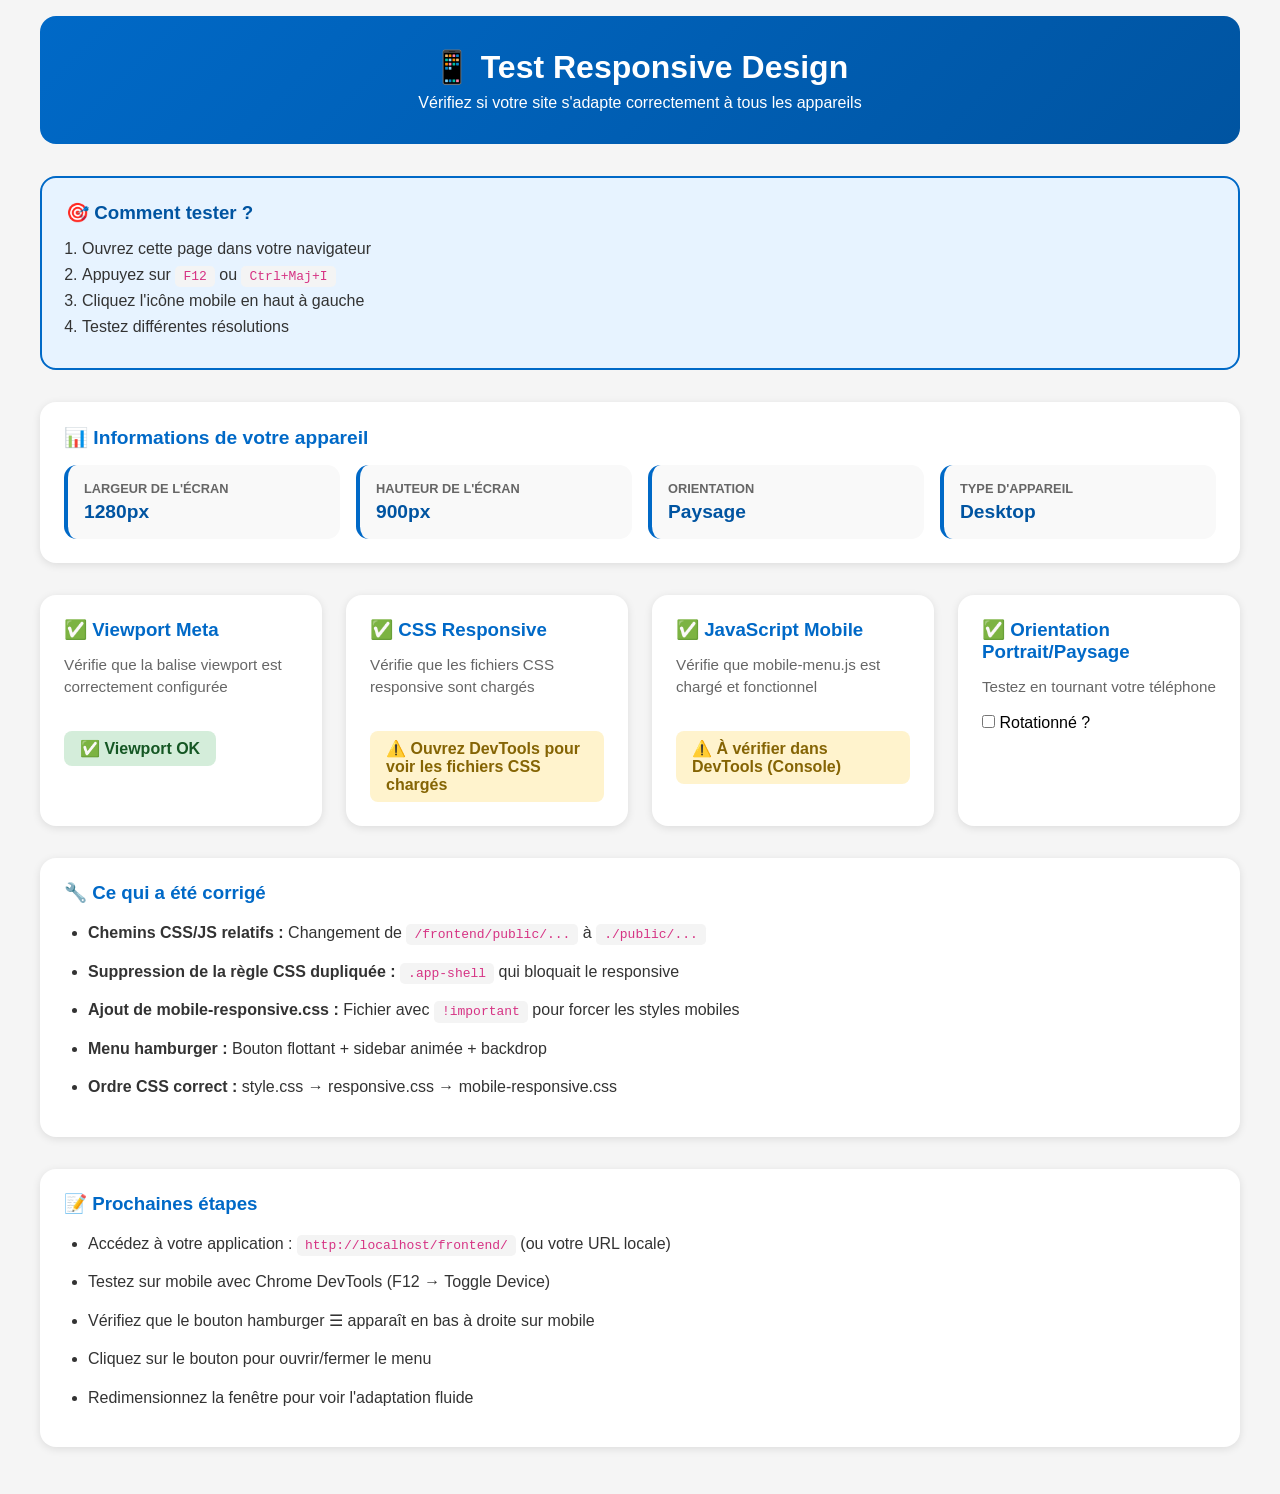
<file: TEST_RESPONSIVE.html>
<!-- 📱 TEST PAGE - Check if responsive design is working -->

<!DOCTYPE html>
<html lang="fr">
<head>
    <meta charset="UTF-8">
    <meta name="viewport" content="width=device-width, initial-scale=1.0">
    <title>Test Responsive - SOURCE D'EAU VIVE</title>
    <style>
        * {
            margin: 0;
            padding: 0;
            box-sizing: border-box;
        }

        body {
            font-family: -apple-system, BlinkMacSystemFont, 'Segoe UI', sans-serif;
            background: #f5f5f5;
            padding: 1rem;
        }

        .container {
            max-width: 1200px;
            margin: 0 auto;
        }

        .header {
            background: linear-gradient(135deg, #0069c7, #0054a1);
            color: white;
            padding: 2rem;
            border-radius: 1rem;
            margin-bottom: 2rem;
            text-align: center;
        }

        .header h1 {
            font-size: 2rem;
            margin-bottom: 0.5rem;
        }

        .device-info {
            background: white;
            padding: 1.5rem;
            border-radius: 1rem;
            margin-bottom: 2rem;
            box-shadow: 0 2px 8px rgba(0,0,0,0.1);
        }

        .device-info h2 {
            color: #0069c7;
            margin-bottom: 1rem;
            font-size: 1.2rem;
        }

        .info-grid {
            display: grid;
            grid-template-columns: repeat(auto-fit, minmax(200px, 1fr));
            gap: 1rem;
        }

        .info-box {
            background: #f9f9f9;
            padding: 1rem;
            border-radius: 0.8rem;
            border-left: 4px solid #0069c7;
        }

        .info-box label {
            display: block;
            font-size: 0.8rem;
            font-weight: 600;
            color: #666;
            margin-bottom: 0.3rem;
            text-transform: uppercase;
        }

        .info-box span {
            display: block;
            font-size: 1.2rem;
            font-weight: bold;
            color: #0054a1;
        }

        .tests {
            display: grid;
            grid-template-columns: repeat(auto-fit, minmax(250px, 1fr));
            gap: 1.5rem;
            margin-bottom: 2rem;
        }

        .test-card {
            background: white;
            padding: 1.5rem;
            border-radius: 1rem;
            box-shadow: 0 2px 8px rgba(0,0,0,0.1);
        }

        .test-card h3 {
            color: #0069c7;
            margin-bottom: 0.8rem;
            display: flex;
            align-items: center;
            gap: 0.5rem;
        }

        .status {
            font-weight: 600;
            padding: 0.5rem 1rem;
            border-radius: 0.5rem;
            display: inline-block;
            margin-top: 1rem;
        }

        .status.ok {
            background: #d4edda;
            color: #155724;
        }

        .status.error {
            background: #f8d7da;
            color: #721c24;
        }

        .status.warning {
            background: #fff3cd;
            color: #856404;
        }

        .description {
            color: #666;
            font-size: 0.95rem;
            line-height: 1.5;
            margin-bottom: 1rem;
        }

        @media (max-width: 768px) {
            .header h1 {
                font-size: 1.5rem;
            }

            .info-grid {
                grid-template-columns: 1fr;
            }

            .tests {
                grid-template-columns: 1fr;
            }
        }

        .instructions {
            background: #e7f3ff;
            border: 2px solid #0069c7;
            border-radius: 1rem;
            padding: 1.5rem;
            margin-bottom: 2rem;
        }

        .instructions h3 {
            color: #0054a1;
            margin-bottom: 1rem;
        }

        .instructions ol {
            margin-left: 1rem;
            color: #333;
        }

        .instructions li {
            margin-bottom: 0.5rem;
        }

        .fix-list {
            background: white;
            padding: 1.5rem;
            border-radius: 1rem;
            margin-bottom: 2rem;
            box-shadow: 0 2px 8px rgba(0,0,0,0.1);
        }

        .fix-list h3 {
            color: #0069c7;
            margin-bottom: 1rem;
        }

        .fix-list ul {
            margin-left: 1.5rem;
            color: #333;
        }

        .fix-list li {
            margin-bottom: 0.8rem;
            line-height: 1.6;
        }

        code {
            background: #f4f4f4;
            padding: 0.2rem 0.5rem;
            border-radius: 0.3rem;
            font-family: monospace;
            color: #d63384;
        }
    </style>
</head>
<body>
    <div class="container">
        <div class="header">
            <h1>📱 Test Responsive Design</h1>
            <p>Vérifiez si votre site s'adapte correctement à tous les appareils</p>
        </div>

        <div class="instructions">
            <h3>🎯 Comment tester ?</h3>
            <ol>
                <li>Ouvrez cette page dans votre navigateur</li>
                <li>Appuyez sur <code>F12</code> ou <code>Ctrl+Maj+I</code></li>
                <li>Cliquez l'icône mobile en haut à gauche</li>
                <li>Testez différentes résolutions</li>
            </ol>
        </div>

        <div class="device-info">
            <h2>📊 Informations de votre appareil</h2>
            <div class="info-grid">
                <div class="info-box">
                    <label>Largeur de l'écran</label>
                    <span id="screenWidth">-</span>
                </div>
                <div class="info-box">
                    <label>Hauteur de l'écran</label>
                    <span id="screenHeight">-</span>
                </div>
                <div class="info-box">
                    <label>Orientation</label>
                    <span id="orientation">-</span>
                </div>
                <div class="info-box">
                    <label>Type d'appareil</label>
                    <span id="deviceType">-</span>
                </div>
            </div>
        </div>

        <div class="tests">
            <div class="test-card">
                <h3>✅ Viewport Meta</h3>
                <div class="description">
                    Vérifie que la balise viewport est correctement configurée
                </div>
                <div class="status" id="viewportStatus">Vérification...</div>
            </div>

            <div class="test-card">
                <h3>✅ CSS Responsive</h3>
                <div class="description">
                    Vérifie que les fichiers CSS responsive sont chargés
                </div>
                <div class="status" id="cssStatus">Vérification...</div>
            </div>

            <div class="test-card">
                <h3>✅ JavaScript Mobile</h3>
                <div class="description">
                    Vérifie que mobile-menu.js est chargé et fonctionnel
                </div>
                <div class="status" id="jsStatus">Vérification...</div>
            </div>

            <div class="test-card">
                <h3>✅ Orientation Portrait/Paysage</h3>
                <div class="description">
                    Testez en tournant votre téléphone
                </div>
                <input type="checkbox" id="orientationTest"> Rotationné ?
            </div>
        </div>

        <div class="fix-list">
            <h3>🔧 Ce qui a été corrigé</h3>
            <ul>
                <li><strong>Chemins CSS/JS relatifs :</strong> Changement de
 <code>/frontend/public/...</code> à <code>./public/...</code></li>
                <li><strong>Suppression de la règle CSS dupliquée :</strong> <code>.app-shell</code> qui bloquait le responsive</li>
                <li><strong>Ajout de mobile-responsive.css :</strong> Fichier avec <code>!important</code> pour forcer les styles mobiles</li>
                <li><strong>Menu hamburger :</strong> Bouton flottant + sidebar animée + backdrop</li>
                <li><strong>Ordre CSS correct :</strong> style.css → responsive.css → mobile-responsive.css</li>
            </ul>
        </div>

        <div class="fix-list">
            <h3>📝 Prochaines étapes</h3>
            <ul>
                <li>Accédez à votre application : <code>http://localhost/frontend/</code> (ou votre URL locale)</li>
                <li>Testez sur mobile avec Chrome DevTools (F12 → Toggle Device)</li>
                <li>Vérifiez que le bouton hamburger ☰ apparaît en bas à droite sur mobile</li>
                <li>Cliquez sur le bouton pour ouvrir/fermer le menu</li>
                <li>Redimensionnez la fenêtre pour voir l'adaptation fluide</li>
            </ul>
        </div>
    </div>

    <script>
        // Update device info
        function updateDeviceInfo() {
            document.getElementById('screenWidth').textContent = window.innerWidth + 'px';
            document.getElementById('screenHeight').textContent = window.innerHeight + 'px';
            
            const isMobile = window.innerWidth < 768;
            const isTablet = window.innerWidth >= 768 && window.innerWidth <= 1024;
            const isDesktop = window.innerWidth > 1024;
            
            let deviceType = 'Desktop';
            if (isMobile) deviceType = '📱 Mobile';
            else if (isTablet) deviceType = '📊 Tablette';
            
            document.getElementById('deviceType').textContent = deviceType;
            
            const orientation = window.innerWidth > window.innerHeight ? 'Paysage' : 'Portrait';
            document.getElementById('orientation').textContent = orientation;
        }

        // Check tests
        function checkTests() {
            // Check viewport
            const viewport = document.querySelector('meta[name="viewport"]');
            const viewportStatus = document.getElementById('viewportStatus');
            if (viewport) {
                viewportStatus.className = 'status ok';
                viewportStatus.textContent = '✅ Viewport OK';
            } else {
                viewportStatus.className = 'status error';
                viewportStatus.textContent = '❌ Viewport manquant';
            }

            // Check CSS
            const cssStatus = document.getElementById('cssStatus');
            const cssFiles = [
                './public/css/style.css',
                './public/css/responsive.css',
                './public/css/mobile-responsive.css'
            ];
            
            // Simple check - can't know if file actually loaded, but show a message
            cssStatus.className = 'status warning';
            cssStatus.textContent = '⚠️ Ouvrez DevTools pour voir les fichiers CSS chargés';

            // Check JS
            const jsStatus = document.getElementById('jsStatus');
            if (typeof window.mobileMenu !== 'undefined') {
                jsStatus.className = 'status ok';
                jsStatus.textContent = '✅ Mobile Menu JS OK';
            } else {
                jsStatus.className = 'status warning';
                jsStatus.textContent = '⚠️ À vérifier dans DevTools (Console)';
            }
        }

        // Initialize
        updateDeviceInfo();
        checkTests();

        // Update on resize/orientation change
        window.addEventListener('resize', updateDeviceInfo);
        window.addEventListener('orientationchange', updateDeviceInfo);
    </script>
</body>
</html>
</file>
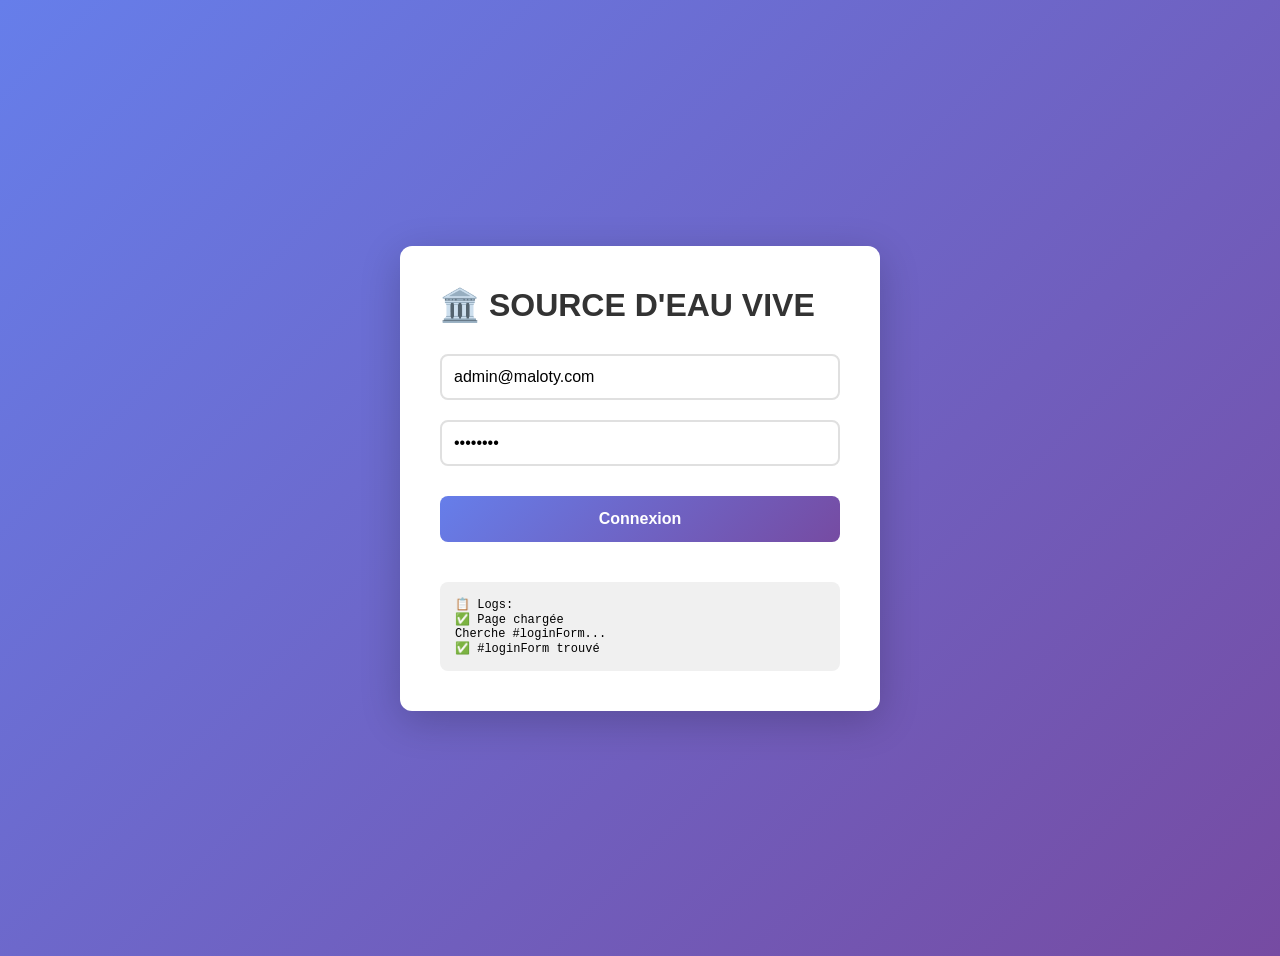
<file: frontend/connexion.html>
<!DOCTYPE html>
<html lang="fr">
<head>
    <meta charset="UTF-8">
    <meta name="viewport" content="width=device-width, initial-scale=1.0">
    <title>Connexion Simple</title>
    <style>
        body {
            font-family: Arial; 
            padding: 20px; 
            background: linear-gradient(135deg, #667eea 0%, #764ba2 100%);
            min-height: 100vh;
            display: flex;
            align-items: center;
            justify-content: center;
        }
        .form-box {
            background: white;
            padding: 40px;
            border-radius: 12px;
            box-shadow: 0 10px 40px rgba(0,0,0,0.2);
            width: 100%;
            max-width: 400px;
        }
        h1 { color: #333; margin: 0 0 20px 0; }
        input {
            width: 100%;
            padding: 12px;
            margin: 10px 0;
            border: 2px solid #e0e0e0;
            border-radius: 8px;
            font-size: 16px;
            box-sizing: border-box;
        }
        button {
            width: 100%;
            padding: 14px;
            margin: 20px 0;
            background: linear-gradient(135deg, #667eea 0%, #764ba2 100%);
            color: white;
            border: none;
            border-radius: 8px;
            font-size: 16px;
            font-weight: 600;
            cursor: pointer;
        }
        button:hover { opacity: 0.9; }
        #log {
            background: #f0f0f0;
            padding: 15px;
            border-radius: 8px;
            margin-top: 20px;
            font-size: 12px;
            font-family: 'Courier New', monospace;
            max-height: 300px;
            overflow-y: auto;
            white-space: pre-wrap;
            word-wrap: break-word;
        }
        .success { color: green; }
        .error { color: red; }
    </style>
</head>
<body>
    <div class="form-box">
        <h1>🏛️ SOURCE D'EAU VIVE</h1>
        
        <form id="loginForm">
            <input type="email" id="email" name="email" value="admin@maloty.com" placeholder="Email" required>
            <input type="password" id="password" name="password" value="admin123" placeholder="Mot de passe" required>
            <button type="submit">Connexion</button>
        </form>

        <div id="log">📋 Logs:</div>
    </div>

    <script>
        const logDiv = document.getElementById('log');
        let logs = ['📋 Logs:'];

        function log(msg) {
            console.log(msg);
            logs.push(msg);
            logDiv.textContent = logs.join('\n');
            logDiv.scrollTop = logDiv.scrollHeight;
        }

        log('✅ Page chargée');
        log('Cherche #loginForm...');
        
        const loginForm = document.getElementById('loginForm');
        if (!loginForm) {
            log('❌ #loginForm NOT FOUND!');
        } else {
            log('✅ #loginForm trouvé');
        }

        loginForm.addEventListener('submit', async (e) => {
            log('1️⃣ Submit event déclenché');
            e.preventDefault();
            
            log('2️⃣ Récupération email/password...');
            const email = document.getElementById('email').value;
            const password = document.getElementById('password').value;
            log(`   Email: ${email}`);
            log(`   Password: ${password ? '***' : '(empty)'}`);

            log('3️⃣ Envoi POST à /api/auth/login...');
            try {
                const response = await fetch('/api/auth/login', {
                    method: 'POST',
                    headers: { 'Content-Type': 'application/json' },
                    body: JSON.stringify({ email, password })
                });

                log(`4️⃣ Response status: ${response.status}`);
                
                const data = await response.json();
                log('5️⃣ Response données:');
                log(`   ${JSON.stringify(data)}`);

                if (data.success) {
                    log('6️⃣ ✅ CONNEXION RÉUSSIE!');
                    log(`   Token: ${data.token.substring(0, 20)}...`);
                    log(`   User: ${data.user.name}`);
                    localStorage.setItem('user', JSON.stringify(data.user));
                    localStorage.setItem('token', data.token);
                    log('7️⃣ Données sauvegardées en localStorage');
                    log('CLIQUEZ: Ouvrez http://192.168.43.147:8000/ pour voir le dashboard');
                } else {
                    log(`❌ ERREUR: ${data.error}`);
                }
            } catch (e) {
                log(`❌ ERREUR RÉSEAU/FETCH: ${e.message}`);
                log(e.stack);
            }
        });
    </script>
</body>
</html>
</file>
